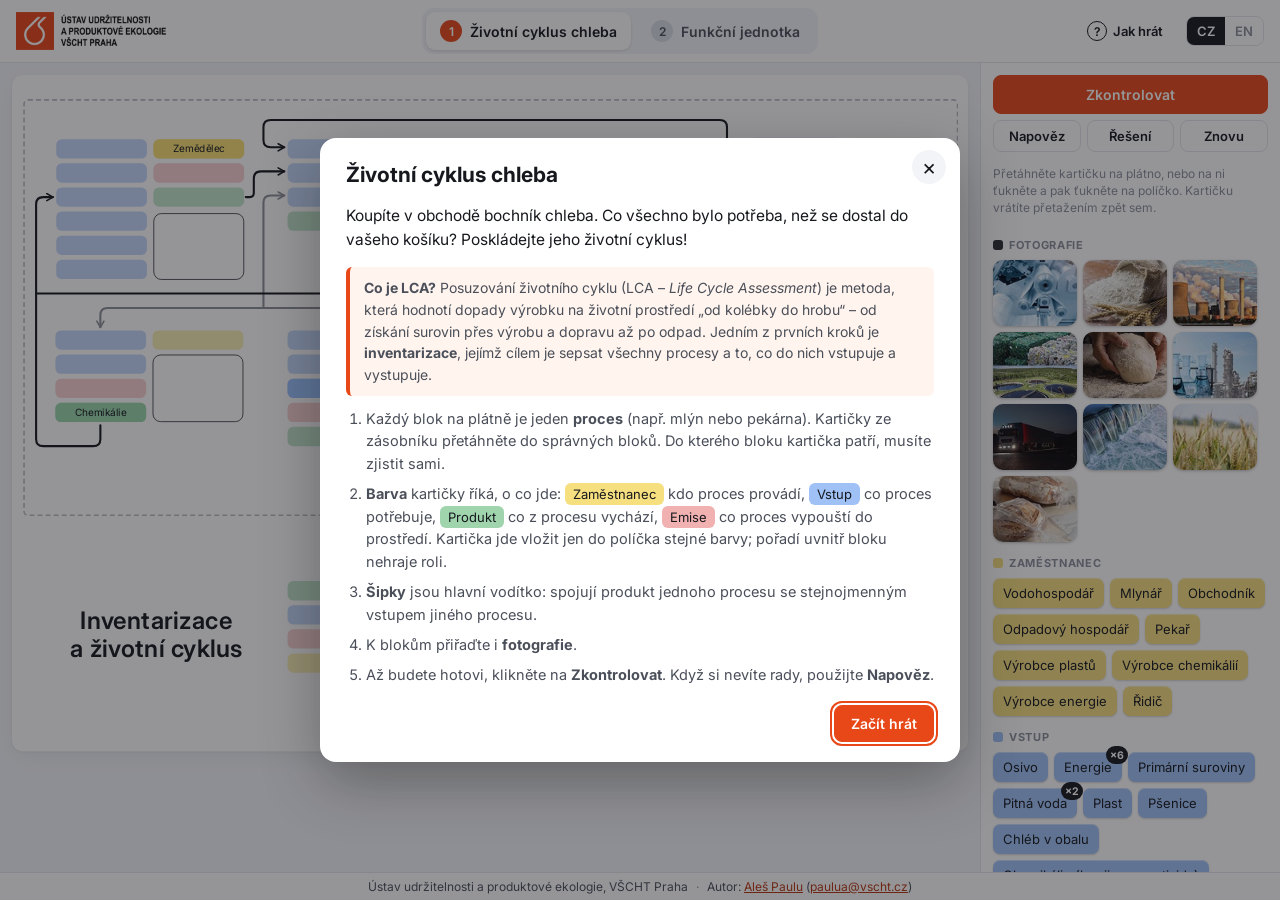
<file: index.html>
<!doctype html>
<html lang="cs" data-lang="cs" data-other="en/">
<head>
  <meta charset="utf-8">
  <meta name="viewport" content="width=device-width, initial-scale=1">
  <title>LCA hry</title>
  <meta name="description" content="Interaktivní hry o posuzování životního cyklu (LCA) – Ústav udržitelnosti a produktové ekologie, VŠCHT Praha">
  <link rel="preconnect" href="https://fonts.googleapis.com">
  <link rel="preconnect" href="https://fonts.gstatic.com" crossorigin>
  <link href="https://fonts.googleapis.com/css2?family=Inter:ital,wght@0,400;0,500;0,600;0,700;1,400&display=swap" rel="stylesheet">
  <link rel="stylesheet" href="style.css?v=2">
  <link rel="icon" href="img/logo-icon.png">
  <link rel="alternate" hreflang="cs" href="./">
  <link rel="alternate" hreflang="en" href="en/">
</head>
<body>
  <header class="topbar">
    <a class="brand" href="https://supre.vscht.cz/" target="_blank" rel="noopener">
      <img src="img/logo.png" alt="Ústav udržitelnosti a produktové ekologie VŠCHT Praha">
    </a>
    <nav class="tabs" role="tablist">
      <button class="tab" role="tab" data-game="g1"><span class="num">1</span><span data-i18n="tab1"></span></button>
      <button class="tab" role="tab" data-game="g2"><span class="num">2</span><span data-i18n="tab2"></span></button>
    </nav>
    <div class="top-actions">
      <button class="btn ghost" id="btn-help"><span class="q">?</span><span data-i18n="howToPlay"></span></button>
      <div class="lang" role="group" aria-label="Language">
        <button data-lang="cs">CZ</button><button data-lang="en">EN</button>
      </div>
    </div>
  </header>

  <main class="workspace">
    <section class="stage-area" id="stage-area">
      <div class="stage-sizer" id="stage-sizer">
        <div class="stage" id="stage"></div>
      </div>
    </section>
    <aside class="tray" id="tray">
      <div class="toolbar">
        <button class="btn primary" id="btn-check" data-i18n="check"></button>
        <button class="btn" id="btn-hint" data-i18n="hint"></button>
        <button class="btn" id="btn-solve" data-i18n="solution"></button>
        <button class="btn" id="btn-reset" data-i18n="reset"></button>
      </div>
      <div class="feedback" id="feedback" aria-live="polite"></div>
      <p class="tray-tip" data-i18n="trayTip"></p>
      <div class="tray-items" id="tray-items"></div>
    </aside>
  </main>

  <footer class="footer">
    <span data-i18n="footerInst"></span>
    <span class="sep">·</span>
    <span><span data-i18n="author"></span> <a href="mailto:paulua@vscht.cz">Aleš Paulu</a> (<a href="mailto:paulua@vscht.cz">paulua@vscht.cz</a>)</span>
  </footer>

  <div class="modal-backdrop" id="modal" hidden>
    <div class="modal" role="dialog" aria-modal="true" aria-labelledby="modal-title">
      <button class="modal-close" id="modal-close" aria-label="Zavřít">×</button>
      <h2 id="modal-title"></h2>
      <div id="modal-body"></div>
      <div class="modal-actions" id="modal-actions"></div>
    </div>
  </div>
  <div class="toast" id="toast" hidden></div>

  <script src="data.js?v=2"></script>
  <script src="app.js?v=2"></script>
</body>
</html>
</file>
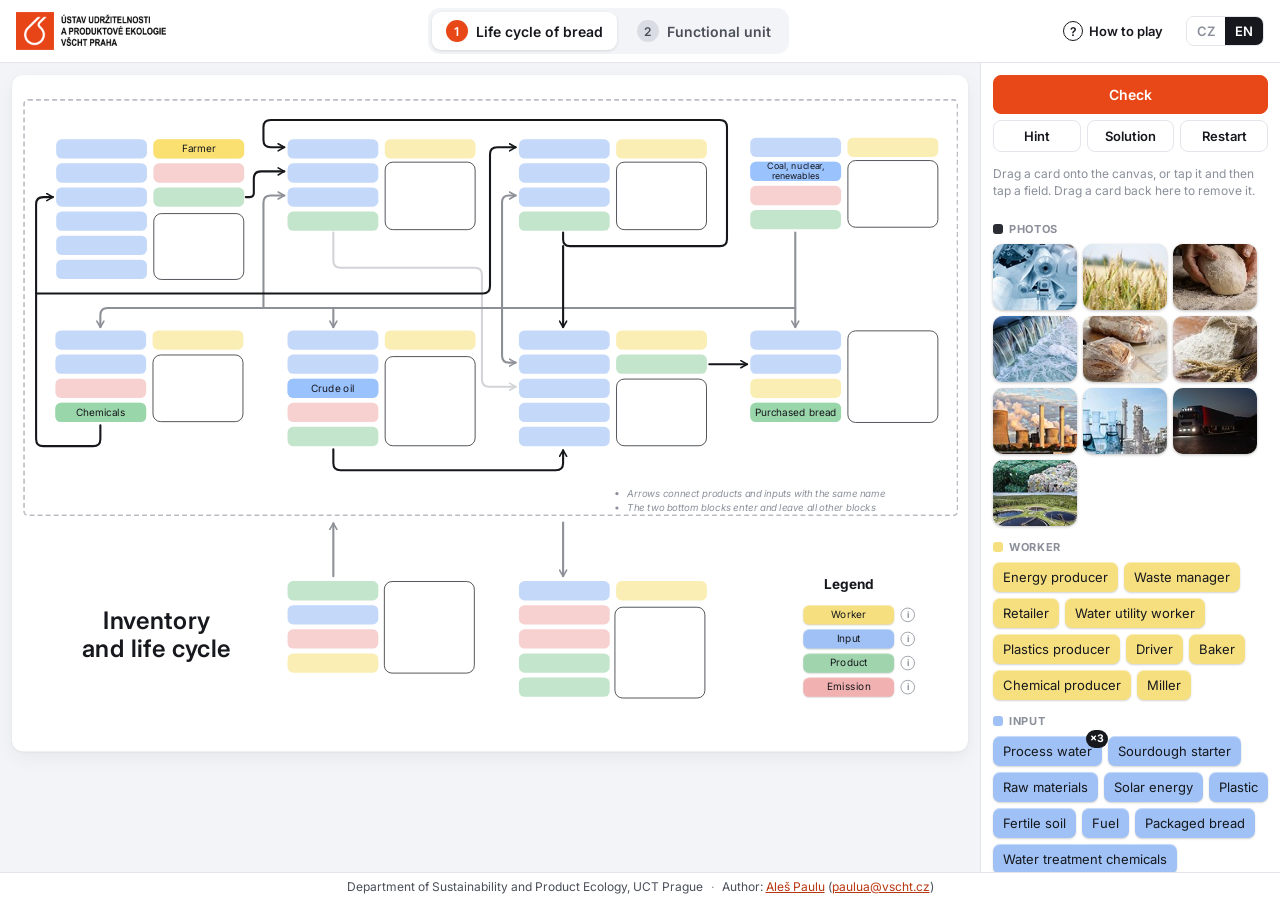
<file: en/index.html>
<!doctype html>
<html lang="en" data-lang="en" data-other="../">
<head>
  <meta charset="utf-8">
  <base href="../">
  <meta name="viewport" content="width=device-width, initial-scale=1">
  <title>LCA games</title>
  <meta name="description" content="Interactive games about Life Cycle Assessment (LCA) – Department of Sustainability and Product Ecology, UCT Prague">
  <link rel="preconnect" href="https://fonts.googleapis.com">
  <link rel="preconnect" href="https://fonts.gstatic.com" crossorigin>
  <link href="https://fonts.googleapis.com/css2?family=Inter:ital,wght@0,400;0,500;0,600;0,700;1,400&display=swap" rel="stylesheet">
  <link rel="stylesheet" href="style.css?v=2">
  <link rel="icon" href="img/logo-icon.png">
  <link rel="alternate" hreflang="cs" href="./">
  <link rel="alternate" hreflang="en" href="en/">
</head>
<body>
  <header class="topbar">
    <a class="brand" href="https://supre.vscht.cz/" target="_blank" rel="noopener">
      <img src="img/logo.png" alt="Department of Sustainability and Product Ecology, UCT Prague">
    </a>
    <nav class="tabs" role="tablist">
      <button class="tab" role="tab" data-game="g1"><span class="num">1</span><span data-i18n="tab1"></span></button>
      <button class="tab" role="tab" data-game="g2"><span class="num">2</span><span data-i18n="tab2"></span></button>
    </nav>
    <div class="top-actions">
      <button class="btn ghost" id="btn-help"><span class="q">?</span><span data-i18n="howToPlay"></span></button>
      <div class="lang" role="group" aria-label="Language">
        <button data-lang="cs">CZ</button><button data-lang="en">EN</button>
      </div>
    </div>
  </header>

  <main class="workspace">
    <section class="stage-area" id="stage-area">
      <div class="stage-sizer" id="stage-sizer">
        <div class="stage" id="stage"></div>
      </div>
    </section>
    <aside class="tray" id="tray">
      <div class="toolbar">
        <button class="btn primary" id="btn-check" data-i18n="check"></button>
        <button class="btn" id="btn-hint" data-i18n="hint"></button>
        <button class="btn" id="btn-solve" data-i18n="solution"></button>
        <button class="btn" id="btn-reset" data-i18n="reset"></button>
      </div>
      <div class="feedback" id="feedback" aria-live="polite"></div>
      <p class="tray-tip" data-i18n="trayTip"></p>
      <div class="tray-items" id="tray-items"></div>
    </aside>
  </main>

  <footer class="footer">
    <span data-i18n="footerInst"></span>
    <span class="sep">·</span>
    <span><span data-i18n="author"></span> <a href="mailto:paulua@vscht.cz">Aleš Paulu</a> (<a href="mailto:paulua@vscht.cz">paulua@vscht.cz</a>)</span>
  </footer>

  <div class="modal-backdrop" id="modal" hidden>
    <div class="modal" role="dialog" aria-modal="true" aria-labelledby="modal-title">
      <button class="modal-close" id="modal-close" aria-label="Close">×</button>
      <h2 id="modal-title"></h2>
      <div id="modal-body"></div>
      <div class="modal-actions" id="modal-actions"></div>
    </div>
  </div>
  <div class="toast" id="toast" hidden></div>

  <script src="data.js?v=2"></script>
  <script src="app.js?v=2"></script>
</body>
</html>
</file>
<file: style.css>
:root {
  --ink: #16181d;
  --ink-2: #4a4f59;
  --ink-3: #8a8f99;
  --line: #e3e5ea;
  --bg: #f3f4f7;
  --panel: #ffffff;
  --accent: #e84818;       /* VŠCHT oranžová */
  --accent-ink: #b8360f;

  --emp: #f6df7f;  --emp-soft: #faeeb4;
  --in: #9fc1f5;   --in-soft: #c4d8f9;
  --prod: #9fd4ad; --prod-soft: #c3e5cb;
  --emi: #f2b1b1;  --emi-soft: #f7d0d0;
  --tok: #eea9ae;  --tok-soft: #f7d0d1;
  --ref: #9dc2fb;

  --ok: #1f9d55;
  --bad: #d93a3a;
  --radius: 10px;
}

* { box-sizing: border-box; }
html, body { height: 100%; }
body {
  margin: 0;
  font-family: 'Inter', system-ui, -apple-system, 'Segoe UI', Roboto, sans-serif;
  color: var(--ink);
  background: var(--bg);
  display: flex;
  flex-direction: column;
  overflow: hidden;
  -webkit-font-smoothing: antialiased;
}
button { font: inherit; color: inherit; }
a { color: var(--accent-ink); }

/* ---------- Horní lišta ---------- */
.topbar {
  display: flex; align-items: center; gap: 16px;
  padding: 8px 16px;
  background: var(--panel);
  border-bottom: 1px solid var(--line);
  flex: none;
}
.brand img { height: 38px; display: block; }
.tabs { display: flex; gap: 6px; margin: 0 auto; background: var(--bg); padding: 4px; border-radius: 12px; }
.tab {
  display: flex; align-items: center; gap: 8px;
  border: 0; background: transparent; cursor: pointer;
  padding: 8px 14px; border-radius: 9px; font-weight: 600; font-size: 14px; color: var(--ink-2);
  white-space: nowrap;
}
.tab .num {
  display: inline-grid; place-items: center; width: 22px; height: 22px; border-radius: 50%;
  background: #d9dce3; color: var(--ink-2); font-size: 12px;
}
.tab[aria-selected="true"] { background: var(--panel); color: var(--ink); box-shadow: 0 1px 3px rgba(0,0,0,.12); }
.tab[aria-selected="true"] .num { background: var(--accent); color: #fff; }
.top-actions { display: flex; align-items: center; gap: 10px; }
.lang { display: flex; border: 1px solid var(--line); border-radius: 8px; overflow: hidden; }
.lang button { border: 0; background: var(--panel); padding: 6px 10px; font-size: 13px; font-weight: 600; cursor: pointer; color: var(--ink-3); }
.lang button.active { background: var(--ink); color: #fff; }

.btn {
  border: 1px solid var(--line); background: var(--panel); border-radius: 8px;
  padding: 7px 12px; font-size: 13px; font-weight: 600; cursor: pointer; white-space: nowrap;
  display: inline-flex; align-items: center; gap: 6px; justify-content: center;
}
.btn:hover { border-color: #c9ccd4; }
.btn.primary { background: var(--accent); border-color: var(--accent); color: #fff; }
.btn.primary:hover { background: var(--accent-ink); }
.btn.ghost { border-color: transparent; background: transparent; }
.btn.ghost:hover { background: var(--bg); }
.btn .q {
  display: inline-grid; place-items: center; width: 20px; height: 20px; border-radius: 50%;
  border: 1.5px solid currentColor; font-size: 12px;
}
.btn:focus-visible, .tab:focus-visible, .lang button:focus-visible { outline: 2px solid var(--accent); outline-offset: 2px; }

/* ---------- Pracovní plocha ---------- */
.workspace { flex: 1; display: flex; min-height: 0; }
.stage-area { flex: 1; overflow: auto; padding: 12px; min-width: 0; }
.stage-sizer { position: relative; margin: 0 auto; }
.stage {
  position: absolute; left: 0; top: 0;
  width: 1190px; height: 842px;
  transform-origin: 0 0;
  background: #fff; border-radius: 14px;
  box-shadow: 0 1px 3px rgba(0,0,0,.06), 0 8px 24px rgba(0,0,0,.05);
  user-select: none; -webkit-user-select: none;
}
.stage > * { position: absolute; }
.stage svg.arrows { left: 0; top: 0; pointer-events: none; }

.frame { border: 2px dashed #b9bcc3; border-radius: 6px; }
.stage-title { font-weight: 600; font-size: 30px; line-height: 1.2; text-align: center; letter-spacing: .02em; }
.note { font-size: 12px; font-style: italic; color: var(--ink-3); line-height: 1.5; }
.note li { margin-left: 14px; }
.note ul { margin: 0; padding: 0; }
.legend-title { font-weight: 700; font-size: 17px; text-align: center; }
.legend-item {
  border-radius: 7px; font-size: 13px; display: grid; place-items: center;
  box-shadow: 0 1px 2px rgba(0,0,0,.12);
}
.info-btn {
  width: 18px; height: 18px; border-radius: 50%; border: 1.5px solid var(--ink-3); color: var(--ink-3);
  background: #fff; font-size: 11px; font-weight: 700; font-style: normal; cursor: pointer; padding: 0;
  display: grid; place-items: center; line-height: 1;
}
.info-btn:hover { border-color: var(--accent); color: var(--accent); }

/* ---------- Políčka ---------- */
.slot { border-radius: 7px; }
.slot.t-emp { background: var(--emp-soft); }
.slot.t-in { background: var(--in-soft); }
.slot.t-prod { background: var(--prod-soft); }
.slot.t-emi { background: var(--emi-soft); }
.slot.t-fn { background: var(--emp-soft); }
.slot.t-fu { background: var(--prod-soft); }
.slot.t-photo { background: #fff; border: 1.3px solid #2a2d33; border-radius: 10px; }
.slot.t-tok { background: var(--tok-soft); border-radius: 14px; }
.slot.has-item.t-photo { border-color: transparent; }
.slot.drop-ok { outline: 3px solid var(--accent); outline-offset: 1px; }
.slot.drop-no { outline: 3px dashed #aab; outline-offset: 1px; }
.slot.selectable-target { box-shadow: 0 0 0 2px rgba(232,72,24,.35); }
.slot.ok::after, .slot.bad::after, .group-mark.ok::after, .group-mark.bad::after {
  position: absolute; right: -7px; top: -7px; width: 16px; height: 16px; border-radius: 50%;
  color: #fff; font-size: 10px; font-weight: 700; display: grid; place-items: center; z-index: 3;
}
.slot.ok { outline: 2px solid var(--ok); outline-offset: 1px; }
.slot.ok::after { content: '✓'; background: var(--ok); }
.slot.bad { outline: 2px solid var(--bad); outline-offset: 1px; }
.slot.bad::after { content: '✕'; background: var(--bad); }
.slot.flash { animation: flash 1.2s ease; }
@keyframes flash { 0%, 100% { box-shadow: none; } 30% { box-shadow: 0 0 0 6px rgba(232,72,24,.45); } }

.group-mark { border-radius: 16px; pointer-events: none; }
.group-mark.ok { outline: 2px solid var(--ok); outline-offset: 3px; }
.group-mark.bad { outline: 2px solid var(--bad); outline-offset: 3px; }

/* ---------- Kartičky ---------- */
.card {
  display: flex; align-items: center; justify-content: center; text-align: center;
  border-radius: 7px; font-size: 12.5px; line-height: 1.08; color: var(--ink);
  box-shadow: 0 1px 2px rgba(0,0,0,.18), 0 1px 0 rgba(255,255,255,.4) inset;
  cursor: grab; touch-action: none;
}
.card.t-emp, .card.t-fn { background: var(--emp); }
.card.t-in { background: var(--in); }
.card.t-prod, .card.t-fu { background: var(--prod); }
.card.t-emi { background: var(--emi); }
.slot > .card { width: 100%; height: 100%; padding: 1px 4px; overflow: hidden; }
.slot > .card.locked { cursor: default; box-shadow: none; filter: saturate(1.15); }
.photo-item { width: 100%; height: 100%; border-radius: 10px; overflow: hidden; cursor: grab; touch-action: none;
  box-shadow: 0 1px 3px rgba(0,0,0,.25); background: #ddd; }
.photo-item img { width: 100%; height: 100%; object-fit: cover; display: block; pointer-events: none; }
.token {
  width: 50px; height: 50px; border-radius: 14px; background: var(--tok);
  display: grid; place-items: center; text-align: center; font-size: 12px; line-height: 1.1; font-weight: 500;
  box-shadow: 0 2px 3px rgba(0,0,0,.18); cursor: grab; touch-action: none;
}
.token sub { font-size: 8px; }
.slot > .token { width: 100%; height: 100%; }
.selected { outline: 3px solid var(--accent) !important; outline-offset: 2px; }
.dragging-src { opacity: .35; }
.drag-ghost { position: fixed; z-index: 1000; pointer-events: none; opacity: .92; transform: rotate(-2deg); box-shadow: 0 10px 24px rgba(0,0,0,.25); }

/* ---------- Hra 2 ---------- */
.row-label { font-weight: 600; font-size: 19px; text-align: right; display: flex; align-items: center; justify-content: flex-end; gap: 6px; }
.cmp-title { font-weight: 600; font-size: 18px; text-align: center; line-height: 1.3; }
.ref-box {
  background: var(--ref); border-radius: 7px; font-size: 12px; line-height: 1.25; text-align: center;
  display: grid; place-items: center; box-shadow: 0 1px 2px rgba(0,0,0,.15);
}
.ef { font-size: 12.5px; font-style: italic; color: var(--ink-3); text-align: left; line-height: 1.3; }
.ef span { display: block; text-align: right; }
.whatif-btn {
  border: 1.5px solid var(--accent); color: var(--accent-ink); background: #fff7f3; border-radius: 999px;
  font-size: 13px; font-style: italic; padding: 5px 14px; cursor: pointer; white-space: nowrap;
  display: flex; align-items: center; gap: 6px; transform: translateX(-50%);
}
.whatif-btn:hover { background: var(--accent); color: #fff; }

/* ---------- Zásobník ---------- */
.tray {
  width: 300px; flex: none; background: var(--panel); border-left: 1px solid var(--line);
  display: flex; flex-direction: column; min-height: 0;
}
.toolbar { display: grid; grid-template-columns: 1fr 1fr; gap: 6px; padding: 12px 12px 6px; }
.toolbar .primary { grid-column: 1 / -1; padding: 10px; font-size: 14px; }
.toolbar #btn-reset { grid-column: 1 / -1; }
.toolbar { grid-template-columns: repeat(3, 1fr); }
.toolbar #btn-reset { grid-column: auto; }
.feedback { margin: 0 12px; font-size: 13px; line-height: 1.4; border-radius: 8px; }
.feedback:not(:empty) { padding: 8px 10px; background: var(--bg); }
.feedback.good { background: #e3f5ea; color: #145c33; }
.feedback.warn { background: #fdeceb; color: #8c2020; }
.tray-tip { margin: 8px 12px; font-size: 12px; color: var(--ink-3); line-height: 1.4; }
.tray-items { flex: 1; overflow-y: auto; padding: 0 12px 16px; touch-action: pan-y; }
.tray-section h3 {
  font-size: 11px; text-transform: uppercase; letter-spacing: .06em; color: var(--ink-3);
  margin: 14px 0 8px; display: flex; align-items: center; gap: 6px;
}
.tray-section h3 .dot { width: 10px; height: 10px; border-radius: 3px; }
.tray-list { display: flex; flex-wrap: wrap; gap: 6px; }
.tray-list .card { position: relative; min-height: 30px; padding: 5px 10px; font-size: 13px; max-width: 100%; touch-action: pan-y; }
.tray-list .photo-item { position: relative; width: 84px; height: 66px; touch-action: pan-y; }
.tray-list .token { position: relative; touch-action: pan-y; }
.count {
  position: absolute; top: -6px; right: -6px; min-width: 18px; height: 18px; padding: 0 4px;
  border-radius: 9px; background: var(--ink); color: #fff; font-size: 10.5px; font-weight: 700;
  display: grid; place-items: center;
}
.tray-empty { font-size: 13px; color: var(--ink-3); padding: 12px 0; }
.tray.drop-return { background: #fff7f3; }

/* ---------- Patička ---------- */
.footer {
  flex: none; font-size: 12px; color: var(--ink-2); background: var(--panel); border-top: 1px solid var(--line);
  padding: 6px 16px; display: flex; flex-wrap: wrap; gap: 4px 8px; justify-content: center;
}
.footer .sep { color: var(--ink-3); }

/* ---------- Modální okno ---------- */
.modal-backdrop {
  position: fixed; inset: 0; background: rgba(20,22,28,.45); z-index: 2000;
  display: grid; place-items: center; padding: 16px;
}
.modal-backdrop[hidden] { display: none; }
.modal {
  position: relative; background: #fff; border-radius: 16px; width: min(640px, 100%);
  max-height: calc(100vh - 32px); overflow-y: auto; padding: 24px 26px 20px;
  box-shadow: 0 20px 60px rgba(0,0,0,.3);
}
.modal h2 { margin: 0 32px 12px 0; font-size: 21px; line-height: 1.25; }
.modal p, .modal li { font-size: 14.5px; line-height: 1.55; color: var(--ink-2); }
.modal .lead { font-size: 15.5px; color: var(--ink); }
.modal-close {
  position: absolute; right: 14px; top: 12px; width: 34px; height: 34px; border-radius: 50%;
  border: 0; background: var(--bg); font-size: 22px; cursor: pointer; line-height: 1;
}
.modal-actions { display: flex; justify-content: flex-end; gap: 8px; margin-top: 18px; flex-wrap: wrap; }
.modal-actions .btn { padding: 9px 16px; font-size: 14px; }
.steps { padding-left: 20px; margin: 12px 0; }
.steps li { margin-bottom: 8px; }
.info-box { background: #fff4ee; border-left: 4px solid var(--accent); padding: 10px 14px; border-radius: 6px; font-size: 14px; line-height: 1.55; color: var(--ink-2); margin: 12px 0; }
.chip { display: inline-block; padding: 1px 8px; border-radius: 6px; font-size: 13px; color: var(--ink); white-space: nowrap; }
.chip.t-emp, .chip.t-fn { background: var(--emp); }
.chip.t-in { background: var(--in); }
.chip.t-prod, .chip.t-fu { background: var(--prod); }
.chip.t-emi { background: var(--emi); }
.chip.t-ref { background: var(--ref); }

/* Co když */
.options { display: flex; gap: 8px; flex-wrap: wrap; margin: 10px 0 4px; }
.option { border: 1.5px solid var(--line); background: #fff; border-radius: 10px; padding: 10px 16px; cursor: pointer; font-weight: 600; font-size: 14px; }
.option:hover { border-color: var(--accent); }
.option.chosen { border-color: var(--ink); background: var(--bg); }
.verdict { font-weight: 700; margin: 12px 0 4px; }
.verdict.right { color: var(--ok); }
.verdict.wrong { color: var(--bad); }
.verdict.neutral { color: var(--accent-ink); }
.explore { margin-top: 14px; border-top: 1px solid var(--line); padding-top: 12px; }
.slider-row { display: flex; align-items: center; gap: 12px; flex-wrap: wrap; font-size: 14px; margin: 6px 0 12px; }
.slider-row input[type=range] { flex: 1; min-width: 160px; accent-color: var(--accent); }
.slider-row output { font-weight: 700; min-width: 64px; text-align: right; }
.bars { display: grid; gap: 8px; }
.bar-row { display: grid; grid-template-columns: 40px 150px 1fr; align-items: center; gap: 10px; font-size: 13.5px; }
.bar-row img, .bar-row .noimg { width: 40px; height: 40px; border-radius: 8px; object-fit: cover; background: var(--bg); display: grid; place-items: center; font-size: 20px; }
.bar-track { background: var(--bg); border-radius: 6px; height: 28px; position: relative; overflow: hidden; }
.bar-fill { background: var(--tok); height: 100%; border-radius: 6px; transition: width .2s ease; }
.bar-fill.best { background: #8fcf9f; }
.bar-val { position: absolute; left: 8px; top: 50%; transform: translateY(-50%); font-weight: 600; font-size: 12.5px; white-space: nowrap; }
.break-even { font-size: 13px; color: var(--ink-3); margin-top: 10px; }

/* ---------- Toast ---------- */
.toast {
  position: fixed; left: 50%; bottom: 48px; transform: translateX(-50%); z-index: 3000;
  background: var(--ink); color: #fff; padding: 10px 16px; border-radius: 10px; font-size: 14px;
  max-width: min(520px, calc(100vw - 32px)); box-shadow: 0 8px 24px rgba(0,0,0,.25); text-align: center;
}
.toast[hidden] { display: none; }

/* ---------- Úzké obrazovky ---------- */
@media (max-width: 900px) {
  .topbar { flex-wrap: wrap; gap: 8px; padding: 8px 12px; }
  .brand img { height: 30px; }
  .tabs { order: 3; width: 100%; margin: 0; }
  .tab { flex: 1; justify-content: center; padding: 7px 8px; font-size: 13px; }
  .top-actions { margin-left: auto; }
  #btn-help span[data-i18n] { display: none; }
  .workspace { flex-direction: column; }
  .stage-area { padding: 8px; }
  .tray { width: 100%; border-left: 0; border-top: 1px solid var(--line); max-height: 44vh; flex: none; }
  .toolbar { grid-template-columns: repeat(4, 1fr); padding: 8px 8px 4px; }
  .toolbar .primary { grid-column: auto; padding: 7px; font-size: 13px; }
  .toolbar .btn { padding: 7px 4px; font-size: 12.5px; }
  .tray-tip { margin: 4px 8px; font-size: 11px; }
  .feedback { margin: 0 8px; }
  .tray-items { padding: 0 8px 10px; }
  .tray-section h3 { margin: 8px 0 6px; }
  .bar-row { grid-template-columns: 34px 96px 1fr; font-size: 12.5px; }
  .bar-row img, .bar-row .noimg { width: 34px; height: 34px; }
  .footer { font-size: 11px; padding: 4px 10px; }
}
</file>
